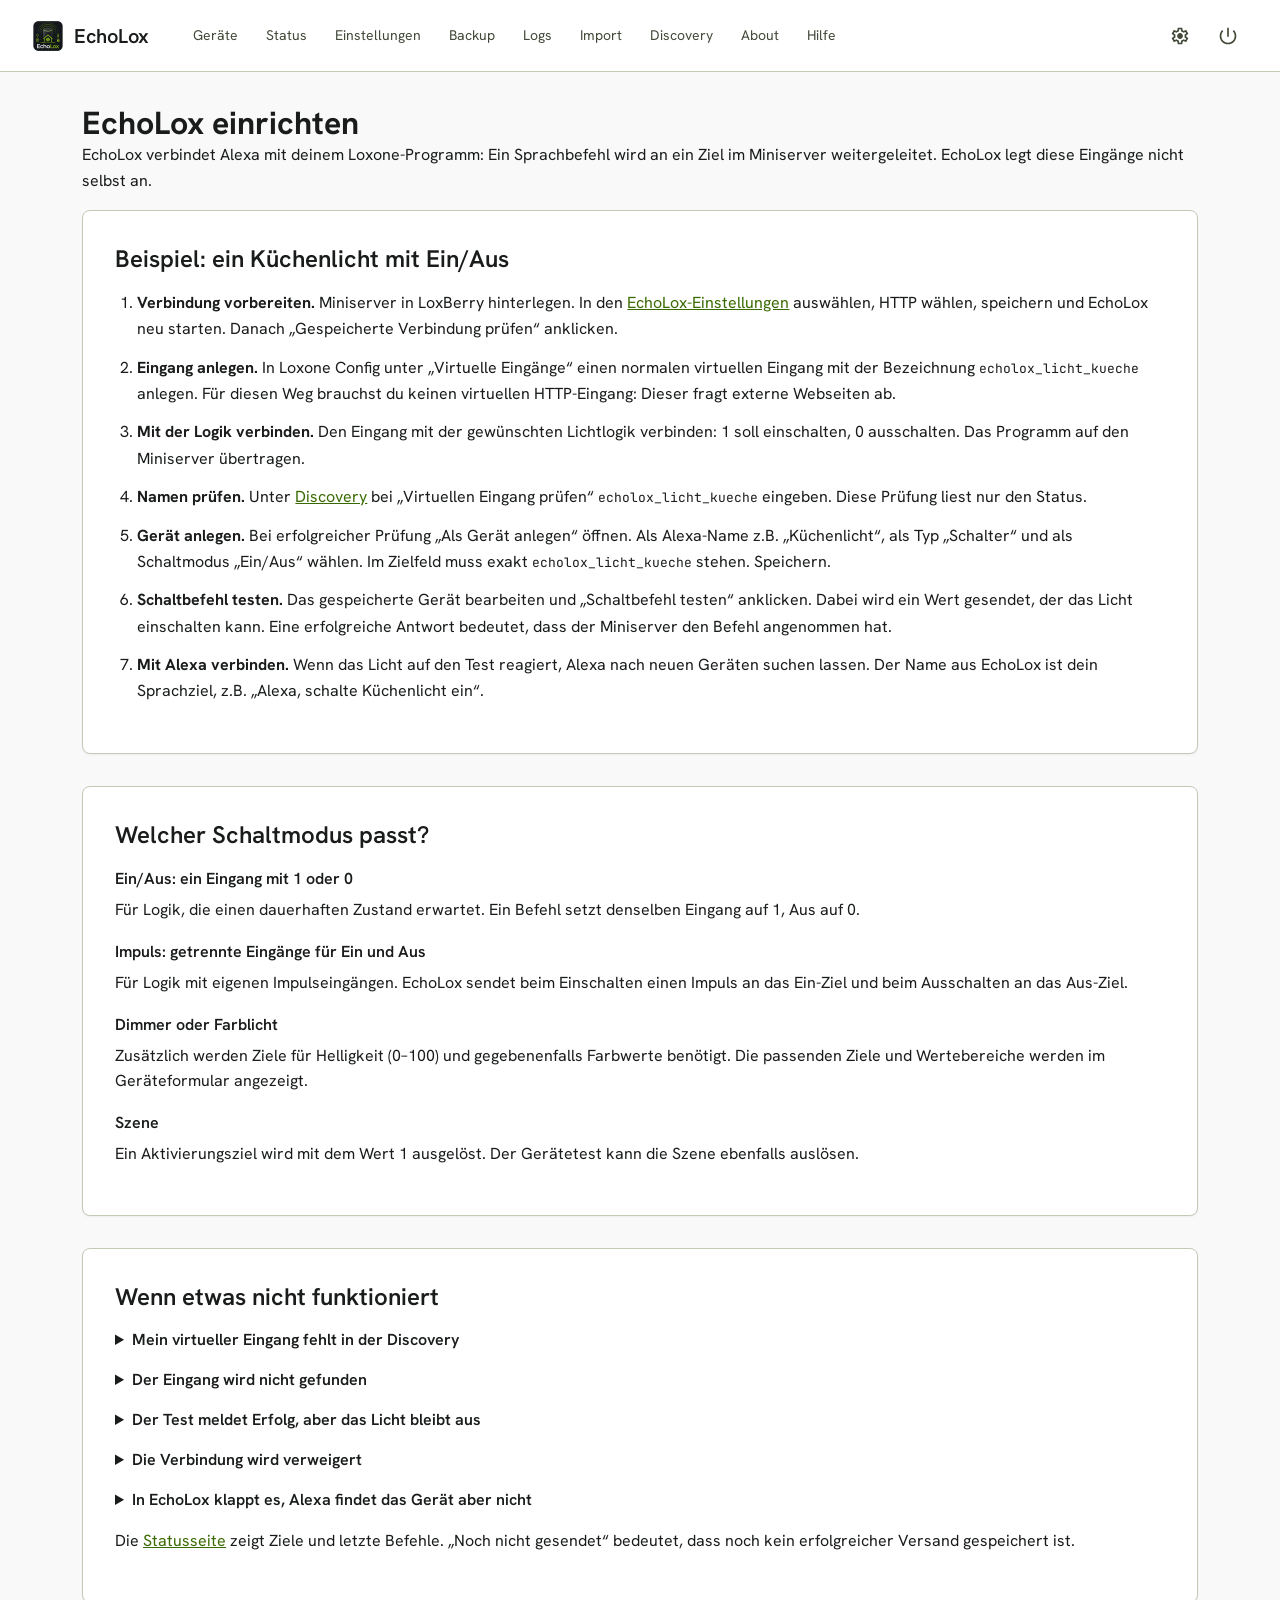
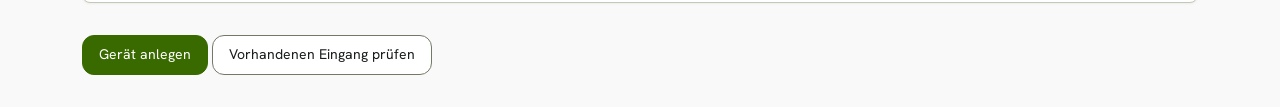
<file: webembed/web/help.html>
﻿<!DOCTYPE html>
<html lang="de">
<head>
<meta charset="UTF-8">
<meta name="viewport" content="width=device-width, initial-scale=1">
<title>EchoLox – Einrichtungshilfe</title>
<link rel="stylesheet" href="assets/style.css">
</head>
<body>
<header class="topbar hidden md:flex">
  <a class="brand" href="index.html"><img class="brand-mark" src="assets/logo.png" alt="EchoLox"><span>EchoLox</span></a>
  <nav class="desktop-nav" aria-label="Hauptnavigation">
    <a href="index.html">Geräte</a><a href="status.html">Status</a><a href="settings.html">Einstellungen</a><a href="backup.html">Backup</a><a href="logs.html">Logs</a><a href="import.html">Import</a><a href="discover.html">Discovery</a><a href="about.html">About</a><a href="help.html">Hilfe</a>
  </nav>
  <div class="header-actions">
    <a class="icon-button" href="settings.html" aria-label="Einstellungen"><svg viewBox="0 -960 960 960" aria-hidden="true"><path d="m370-80-16-128q-13-5-24.5-12T307-235l-119 50L78-375l103-78q-1-7-1-13.5v-27q0-6.5 1-13.5L78-585l110-190 119 50q11-8 23-15t24-12l16-128h220l16 128q13 5 24.5 12t22.5 15l119-50 110 190-103 78q1 7 1 13.5v27q0 6.5-2 13.5l103 78-110 190-118-50q-11 8-23 15t-24 12L590-80H370Zm70-80h79l14-106q31-8 57.5-23.5T639-327l99 41 39-68-86-65q5-14 7-29.5t2-31.5q0-16-2-31.5t-7-29.5l86-65-39-68-99 42q-22-23-48.5-38.5T533-694l-13-106h-79l-14 106q-31 8-57.5 23.5T321-633l-99-41-39 68 86 64q-5 15-7 30t-2 32q0 16 2 31t7 30l-86 65 39 68 99-42q22 23 48.5 38.5T427-266l13 106Zm42-180q58 0 99-41t41-99q0-58-41-99t-99-41q-59 0-99.5 41T342-480q0 58 40.5 99t99.5 41Zm-2-140Z"/></svg></a>
    <button class="icon-button" type="button" onclick="restartFromHeader()" aria-label="EchoLox neu starten"><svg viewBox="0 -960 960 960" aria-hidden="true"><path d="M480-80q-83 0-156-31.5T197-197q-54-54-85.5-127T80-480q0-84 31.5-156.5T197-763l56 56q-44 44-68.5 102T160-480q0 134 93 227t227 93q134 0 227-93t93-227q0-67-24.5-125T707-707l56-56q54 54 85.5 126.5T880-480q0 83-31.5 156T763-197q-54 54-127 85.5T480-80Zm-40-360v-440h80v440h-80Z"/></svg></button>
  </div>
</header>
<nav class="bottom-nav md:hidden" aria-label="Mobile Navigation">
  <a href="index.html"><svg viewBox="0 -960 960 960"><path d="M480-540ZM80-160v-80h400v80H80Zm120-120q-33 0-56.5-23.5T120-360v-360q0-33 23.5-56.5T200-800h560q33 0 56.5 23.5T840-720H200v360h280v80H200Zm600 40v-320H640v320h160Zm-180 80q-25 0-42.5-17.5T560-220v-360q0-25 17.5-42.5T620-640h200q25 0 42.5 17.5T880-580v360q0 25-17.5 42.5T820-160H620Zm100-300q13 0 21.5-9t8.5-21q0-13-8.5-21.5T720-520q-12 0-21 8.5t-9 21.5q0 12 9 21t21 9Zm0 60Z"/></svg><span>Geräte</span></a>
  <a href="status.html"><svg viewBox="0 -960 960 960"><path d="M280-280h80v-200h-80v200Zm320 0h80v-400h-80v400Zm-160 0h80v-120h-80v120Zm0-200h80v-80h-80v80ZM200-120q-33 0-56.5-23.5T120-200v-560q0-33 23.5-56.5T200-840h560q33 0 56.5 23.5T840-760v560q0 33-23.5 56.5T760-120H200Zm0-80h560v-560H200v560Zm0-560v560-560Z"/></svg><span>Status</span></a>
  <a href="settings.html"><svg viewBox="0 -960 960 960"><path d="m370-80-16-128q-13-5-24.5-12T307-235l-119 50L78-375l103-78q-1-7-1-13.5v-27q0-6.5 1-13.5L78-585l110-190 119 50q11-8 23-15t24-12l16-128h220l16 128q13 5 24.5 12t22.5 15l119-50 110 190-103 78q1 7 1 13.5v27q0 6.5-2 13.5l103 78-110 190-118-50q-11 8-23 15t-24 12L590-80H370Zm70-80h79l14-106q31-8 57.5-23.5T639-327l99 41 39-68-86-65q5-14 7-29.5t2-31.5q0-16-2-31.5t-7-29.5l86-65-39-68-99 42q-22-23-48.5-38.5T533-694l-13-106h-79l-14 106q-31 8-57.5 23.5T321-633l-99-41-39 68 86 64q-5 15-7 30t-2 32q0 16 2 31t7 30l-86 65 39 68 99-42q22 23 48.5 38.5T427-266l13 106Zm42-180q58 0 99-41t41-99q0-58-41-99t-99-41q-59 0-99.5 41T342-480q0 58 40.5 99t99.5 41Zm-2-140Z"/></svg><span>Settings</span></a>
  <a href="logs.html"><svg viewBox="0 -960 960 960"><path d="M320-240h320v-80H320v80Zm0-160h320v-80H320v80ZM240-80q-33 0-56.5-23.5T160-160v-640q0-33 23.5-56.5T240-880h320l240 240v480q0 33-23.5 56.5T720-80H240Zm280-520v-200H240v640h480v-440H520ZM240-800v200-200 640-640Z"/></svg><span>Logs</span></a>
  <details class="more-nav"><summary><svg viewBox="0 -960 960 960"><path d="M240-400q-33 0-56.5-23.5T160-480q0-33 23.5-56.5T240-560q33 0 56.5 23.5T320-480q0 33-23.5 56.5T240-400Zm240 0q-33 0-56.5-23.5T400-480q0-33 23.5-56.5T480-560q33 0 56.5 23.5T560-480q0 33-23.5 56.5T480-400Zm240 0q-33 0-56.5-23.5T640-480q0-33 23.5-56.5T720-560q33 0 56.5 23.5T800-480q0 33-23.5 56.5T720-400Z"/></svg><span>Mehr</span></summary><div><a href="backup.html">Backup</a><a href="import.html">Import</a><a href="discover.html">Discovery</a><a href="about.html">About</a><a href="help.html">Hilfe</a></div></details>
</nav>
<div class="mobile-top-nav md:hidden">
  <a class="brand" href="index.html"><img class="brand-mark" src="assets/logo.png" alt="EchoLox"><span>EchoLox</span></a>
  <details class="mobile-menu">
    <summary class="icon-button" aria-label="EchoLox-Menü öffnen"><svg viewBox="0 -960 960 960" aria-hidden="true"><path d="M120-240v-80h720v80H120Zm0-200v-80h720v80H120Zm0-200v-80h720v80H120Z"/></svg></summary>
    <nav aria-label="Mobile Ausweichnavigation">
      <a href="index.html">Geräte</a><a href="status.html">Status</a><a href="settings.html">Einstellungen</a><a href="backup.html">Backup</a><a href="logs.html">Logs</a><a href="import.html">Import</a><a href="discover.html">Discovery</a><a href="about.html">About</a><a href="help.html">Hilfe</a>
    </nav>
  </details>
</div>
<main class="container">
  <h1>EchoLox einrichten</h1>
  <p>EchoLox verbindet Alexa mit deinem Loxone-Programm: Ein Sprachbefehl wird an ein Ziel im Miniserver weitergeleitet. EchoLox legt diese Eingänge nicht selbst an.</p>
  <section class="card" id="kuechenlicht">
    <h2>Beispiel: ein Küchenlicht mit Ein/Aus</h2>
    <ol class="setup-steps">
      <li><strong>Verbindung vorbereiten.</strong> Miniserver in LoxBerry hinterlegen. In den <a href="settings.html">EchoLox-Einstellungen</a> auswählen, HTTP wählen, speichern und EchoLox neu starten. Danach „Gespeicherte Verbindung prüfen“ anklicken.</li>
      <li><strong>Eingang anlegen.</strong> In Loxone Config unter „Virtuelle Eingänge“ einen normalen virtuellen Eingang mit der Bezeichnung <code>echolox_licht_kueche</code> anlegen. Für diesen Weg brauchst du keinen virtuellen HTTP-Eingang: Dieser fragt externe Webseiten ab.</li>
      <li><strong>Mit der Logik verbinden.</strong> Den Eingang mit der gewünschten Lichtlogik verbinden: 1 soll einschalten, 0 ausschalten. Das Programm auf den Miniserver übertragen.</li>
      <li><strong>Namen prüfen.</strong> Unter <a href="discover.html">Discovery</a> bei „Virtuellen Eingang prüfen“ <code>echolox_licht_kueche</code> eingeben. Diese Prüfung liest nur den Status.</li>
      <li><strong>Gerät anlegen.</strong> Bei erfolgreicher Prüfung „Als Gerät anlegen“ öffnen. Als Alexa-Name z.B. „Küchenlicht“, als Typ „Schalter“ und als Schaltmodus „Ein/Aus“ wählen. Im Zielfeld muss exakt <code>echolox_licht_kueche</code> stehen. Speichern.</li>
      <li><strong>Schaltbefehl testen.</strong> Das gespeicherte Gerät bearbeiten und „Schaltbefehl testen“ anklicken. Dabei wird ein Wert gesendet, der das Licht einschalten kann. Eine erfolgreiche Antwort bedeutet, dass der Miniserver den Befehl angenommen hat.</li>
      <li><strong>Mit Alexa verbinden.</strong> Wenn das Licht auf den Test reagiert, Alexa nach neuen Geräten suchen lassen. Der Name aus EchoLox ist dein Sprachziel, z.B. „Alexa, schalte Küchenlicht ein“.</li>
    </ol>
  </section>
  <section class="card">
    <h2>Welcher Schaltmodus passt?</h2>
    <dl class="help-definitions">
      <dt>Ein/Aus: ein Eingang mit 1 oder 0</dt><dd>Für Logik, die einen dauerhaften Zustand erwartet. Ein Befehl setzt denselben Eingang auf 1, Aus auf 0.</dd>
      <dt>Impuls: getrennte Eingänge für Ein und Aus</dt><dd>Für Logik mit eigenen Impulseingängen. EchoLox sendet beim Einschalten einen Impuls an das Ein-Ziel und beim Ausschalten an das Aus-Ziel.</dd>
      <dt>Dimmer oder Farblicht</dt><dd>Zusätzlich werden Ziele für Helligkeit (0–100) und gegebenenfalls Farbwerte benötigt. Die passenden Ziele und Wertebereiche werden im Geräteformular angezeigt.</dd>
      <dt>Szene</dt><dd>Ein Aktivierungsziel wird mit dem Wert 1 ausgelöst. Der Gerätetest kann die Szene ebenfalls auslösen.</dd>
    </dl>
  </section>
  <section class="card" id="probleme">
    <h2>Wenn etwas nicht funktioniert</h2>
    <details><summary>Mein virtueller Eingang fehlt in der Discovery</summary><p>Der Scan verwendet die App-Daten des Miniservers. Dort können virtuelle Eingänge fehlen, während Schalter und Dimmer sichtbar sind. Prüfe den bekannten Namen direkt oder trage ihn beim Gerät ein. Der Scan ist keine Voraussetzung fürs Schalten.</p></details>
    <details><summary>Der Eingang wird nicht gefunden</summary><p>Bezeichnung Zeichen für Zeichen vergleichen. Prüfe den gewählten Miniserver, den Eingangstyp und ob das aktuelle Programm auf den Miniserver übertragen wurde. Ein Anzeigename wie „Küchenlicht“ und ein Zielname wie <code>echolox_licht_kueche</code> dürfen verschieden sein.</p></details>
    <details><summary>Der Test meldet Erfolg, aber das Licht bleibt aus</summary><p>Der Miniserver hat den Befehl angenommen. Prüfe in Loxone Config die Verbindung zur Lichtlogik und ob diese einen Zustand 1/0 oder getrennte Impulse erwartet. Prüfe außerdem, ob EchoLox an das richtige Ziel sendet.</p></details>
    <details><summary>Die Verbindung wird verweigert</summary><p>Miniserver-Adresse, Zugangsdaten und Benutzerberechtigungen in LoxBerry prüfen. Nach Änderungen die EchoLox-Einstellungen speichern und EchoLox neu starten.</p></details>
    <details><summary>In EchoLox klappt es, Alexa findet das Gerät aber nicht</summary><p>Zuerst prüfen, ob das Gerät in EchoLox gespeichert ist. Dann Alexa erneut nach Geräten suchen lassen. Unter <a href="discover.html">Discovery</a> siehst du, ob EchoLox bereits Suchanfragen eines Echo-Geräts empfangen hat. Unter <a href="logs.html">Logs</a> findest du weitere Meldungen.</p></details>
    <p>Die <a href="status.html">Statusseite</a> zeigt Ziele und letzte Befehle. „Noch nicht gesendet“ bedeutet, dass noch kein erfolgreicher Versand gespeichert ist.</p>
  </section>
  <a href="device.html" class="btn btn-primary">Gerät anlegen</a>
  <a href="discover.html" class="btn">Vorhandenen Eingang prüfen</a>
</main>
</body>
</html>
</file>
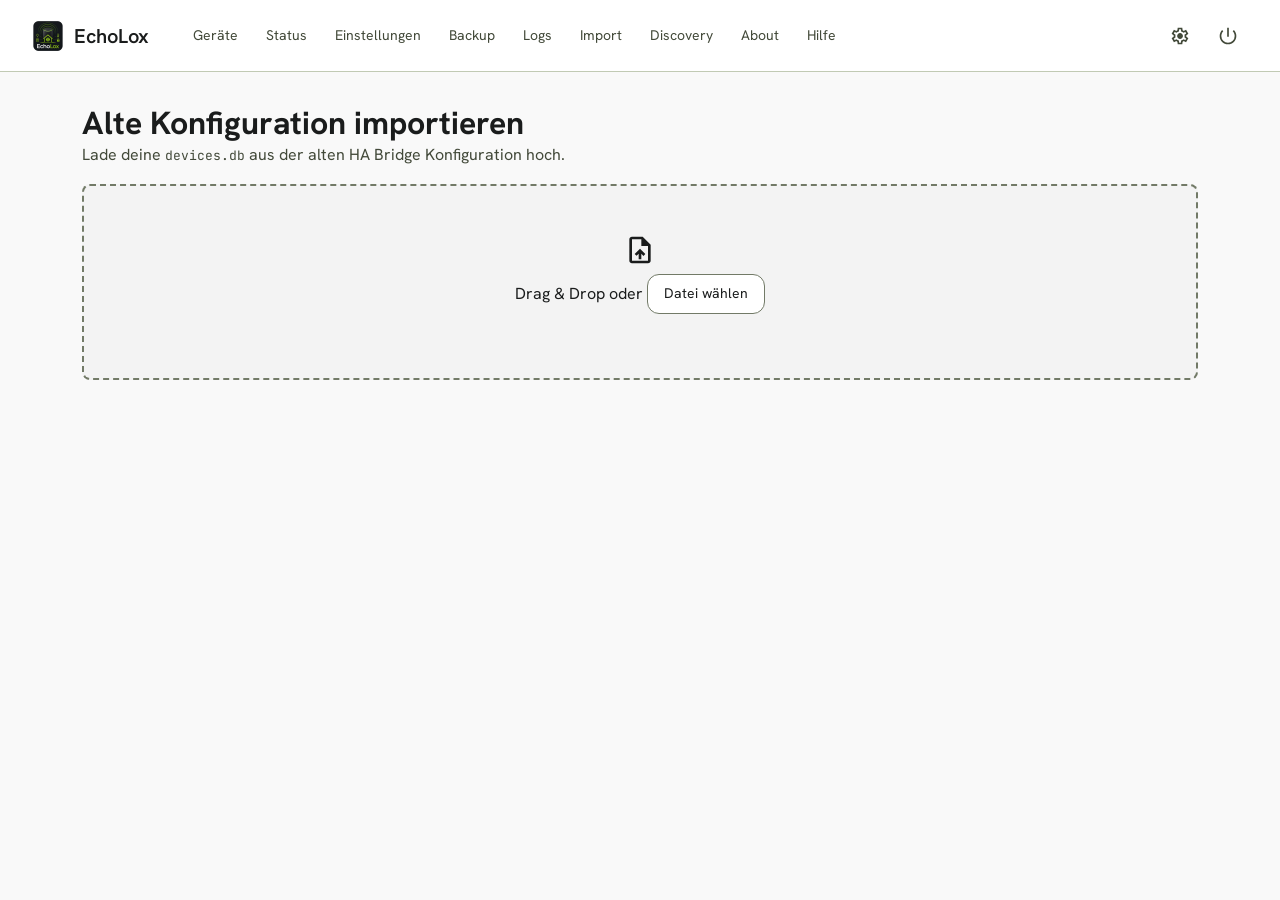
<file: webembed/web/import.html>
﻿<!DOCTYPE html>
<html lang="de">
<head>
<meta charset="UTF-8">
<meta name="viewport" content="width=device-width, initial-scale=1">
<title>EchoLox – Import</title>
<link rel="stylesheet" href="assets/style.css">
</head>
<body>
<header class="topbar hidden md:flex">
  <a class="brand" href="index.html"><img class="brand-mark" src="assets/logo.png" alt="EchoLox"><span>EchoLox</span></a>
  <nav class="desktop-nav" aria-label="Hauptnavigation">
    <a href="index.html">Geräte</a><a href="status.html">Status</a><a href="settings.html">Einstellungen</a><a href="backup.html">Backup</a><a href="logs.html">Logs</a><a href="import.html">Import</a><a href="discover.html">Discovery</a><a href="about.html">About</a><a href="help.html">Hilfe</a>
  </nav>
  <div class="header-actions">
    <a class="icon-button" href="settings.html" aria-label="Einstellungen"><svg viewBox="0 -960 960 960" aria-hidden="true"><path d="m370-80-16-128q-13-5-24.5-12T307-235l-119 50L78-375l103-78q-1-7-1-13.5v-27q0-6.5 1-13.5L78-585l110-190 119 50q11-8 23-15t24-12l16-128h220l16 128q13 5 24.5 12t22.5 15l119-50 110 190-103 78q1 7 1 13.5v27q0 6.5-2 13.5l103 78-110 190-118-50q-11 8-23 15t-24 12L590-80H370Zm70-80h79l14-106q31-8 57.5-23.5T639-327l99 41 39-68-86-65q5-14 7-29.5t2-31.5q0-16-2-31.5t-7-29.5l86-65-39-68-99 42q-22-23-48.5-38.5T533-694l-13-106h-79l-14 106q-31 8-57.5 23.5T321-633l-99-41-39 68 86 64q-5 15-7 30t-2 32q0 16 2 31t7 30l-86 65 39 68 99-42q22 23 48.5 38.5T427-266l13 106Zm42-180q58 0 99-41t41-99q0-58-41-99t-99-41q-59 0-99.5 41T342-480q0 58 40.5 99t99.5 41Zm-2-140Z"/></svg></a>
    <button class="icon-button" type="button" onclick="restartFromHeader()" aria-label="EchoLox neu starten"><svg viewBox="0 -960 960 960" aria-hidden="true"><path d="M480-80q-83 0-156-31.5T197-197q-54-54-85.5-127T80-480q0-84 31.5-156.5T197-763l56 56q-44 44-68.5 102T160-480q0 134 93 227t227 93q134 0 227-93t93-227q0-67-24.5-125T707-707l56-56q54 54 85.5 126.5T880-480q0 83-31.5 156T763-197q-54 54-127 85.5T480-80Zm-40-360v-440h80v440h-80Z"/></svg></button>
  </div>
</header>
<nav class="bottom-nav md:hidden" aria-label="Mobile Navigation">
  <a href="index.html"><svg viewBox="0 -960 960 960"><path d="M480-540ZM80-160v-80h400v80H80Zm120-120q-33 0-56.5-23.5T120-360v-360q0-33 23.5-56.5T200-800h560q33 0 56.5 23.5T840-720H200v360h280v80H200Zm600 40v-320H640v320h160Zm-180 80q-25 0-42.5-17.5T560-220v-360q0-25 17.5-42.5T620-640h200q25 0 42.5 17.5T880-580v360q0 25-17.5 42.5T820-160H620Zm100-300q13 0 21.5-9t8.5-21q0-13-8.5-21.5T720-520q-12 0-21 8.5t-9 21.5q0 12 9 21t21 9Zm0 60Z"/></svg><span>Geräte</span></a>
  <a href="status.html"><svg viewBox="0 -960 960 960"><path d="M280-280h80v-200h-80v200Zm320 0h80v-400h-80v400Zm-160 0h80v-120h-80v120Zm0-200h80v-80h-80v80ZM200-120q-33 0-56.5-23.5T120-200v-560q0-33 23.5-56.5T200-840h560q33 0 56.5 23.5T840-760v560q0 33-23.5 56.5T760-120H200Zm0-80h560v-560H200v560Zm0-560v560-560Z"/></svg><span>Status</span></a>
  <a href="settings.html"><svg viewBox="0 -960 960 960"><path d="m370-80-16-128q-13-5-24.5-12T307-235l-119 50L78-375l103-78q-1-7-1-13.5v-27q0-6.5 1-13.5L78-585l110-190 119 50q11-8 23-15t24-12l16-128h220l16 128q13 5 24.5 12t22.5 15l119-50 110 190-103 78q1 7 1 13.5v27q0 6.5-2 13.5l103 78-110 190-118-50q-11 8-23 15t-24 12L590-80H370Zm70-80h79l14-106q31-8 57.5-23.5T639-327l99 41 39-68-86-65q5-14 7-29.5t2-31.5q0-16-2-31.5t-7-29.5l86-65-39-68-99 42q-22-23-48.5-38.5T533-694l-13-106h-79l-14 106q-31 8-57.5 23.5T321-633l-99-41-39 68 86 64q-5 15-7 30t-2 32q0 16 2 31t7 30l-86 65 39 68 99-42q22 23 48.5 38.5T427-266l13 106Zm42-180q58 0 99-41t41-99q0-58-41-99t-99-41q-59 0-99.5 41T342-480q0 58 40.5 99t99.5 41Zm-2-140Z"/></svg><span>Settings</span></a>
  <a href="logs.html"><svg viewBox="0 -960 960 960"><path d="M320-240h320v-80H320v80Zm0-160h320v-80H320v80ZM240-80q-33 0-56.5-23.5T160-160v-640q0-33 23.5-56.5T240-880h320l240 240v480q0 33-23.5 56.5T720-80H240Zm280-520v-200H240v640h480v-440H520ZM240-800v200-200 640-640Z"/></svg><span>Logs</span></a>
  <details class="more-nav"><summary><svg viewBox="0 -960 960 960"><path d="M240-400q-33 0-56.5-23.5T160-480q0-33 23.5-56.5T240-560q33 0 56.5 23.5T320-480q0 33-23.5 56.5T240-400Zm240 0q-33 0-56.5-23.5T400-480q0-33 23.5-56.5T480-560q33 0 56.5 23.5T560-480q0 33-23.5 56.5T480-400Zm240 0q-33 0-56.5-23.5T640-480q0-33 23.5-56.5T720-560q33 0 56.5 23.5T800-480q0 33-23.5 56.5T720-400Z"/></svg><span>Mehr</span></summary><div><a href="backup.html">Backup</a><a href="import.html">Import</a><a href="discover.html">Discovery</a><a href="about.html">About</a><a href="help.html">Hilfe</a></div></details>
</nav>
<div class="mobile-top-nav md:hidden">
  <a class="brand" href="index.html"><img class="brand-mark" src="assets/logo.png" alt="EchoLox"><span>EchoLox</span></a>
  <details class="mobile-menu">
    <summary class="icon-button" aria-label="EchoLox-Menü öffnen"><svg viewBox="0 -960 960 960" aria-hidden="true"><path d="M120-240v-80h720v80H120Zm0-200v-80h720v80H120Zm0-200v-80h720v80H120Z"/></svg></summary>
    <nav aria-label="Mobile Ausweichnavigation">
      <a href="index.html">Geräte</a><a href="status.html">Status</a><a href="settings.html">Einstellungen</a><a href="backup.html">Backup</a><a href="logs.html">Logs</a><a href="import.html">Import</a><a href="discover.html">Discovery</a><a href="about.html">About</a><a href="help.html">Hilfe</a>
    </nav>
  </details>
</div>
<div class="container">
  <h1>Alte Konfiguration importieren</h1>
  <p class="page-intro">Lade deine <code>devices.db</code> aus der alten HA Bridge Konfiguration hoch.</p>
  <div class="upload-area" id="dropZone">
    <input type="file" id="fileInput" accept=".db,.json" style="display:none">
    <svg viewBox="0 -960 960 960" aria-hidden="true" style="width:32px;height:32px"><path d="M440-200h80v-167l64 64 56-57-160-160-160 160 57 56 63-63v167ZM240-80q-33 0-56.5-23.5T160-160v-640q0-33 23.5-56.5T240-880h320l240 240v480q0 33-23.5 56.5T720-80H240Zm280-520v-200H240v640h480v-440H520ZM240-800v200-200 640-640Z"/></svg>
    <p>Drag &amp; Drop oder <button onclick="document.getElementById('fileInput').click()" class="btn">Datei wählen</button></p>
    <p id="fileName" style="color:#666"></p>
  </div>
  <div id="previewSection" style="display:none">
    <h2>Vorschau</h2>
    <table>
      <thead><tr><th>Alter Name</th><th>Neue Virtual Inputs</th><th>Status</th></tr></thead>
      <tbody id="previewBody"></tbody>
    </table>
    <div class="form-actions">
      <button onclick="confirmImport()" class="btn btn-primary">Importieren</button>
      <button onclick="resetImport()" class="btn">Zurücksetzen</button>
    </div>
  </div>
  <div id="importResult"></div>
</div>
<script src="assets/app.js"></script>
<script>initImport();</script>
</body>
</html>
</file>
<file: webembed/web/assets/style.css>
@font-face{font-family:"Hanken Grotesk";font-style:normal;font-weight:400 700;font-display:swap;src:url("fonts/hanken-grotesk-variable.woff2") format("woff2")}
@font-face{font-family:"JetBrains Mono";font-style:normal;font-weight:400;font-display:swap;src:url("fonts/jetbrains-mono-400.woff2") format("woff2")}
:root {
  --surface-tint:#396a00;--on-tertiary-fixed:#321200;--secondary:#5f5e5e;--on-primary-fixed-variant:#295000;
  --tertiary-fixed:#ffdbc9;--tertiary-fixed-dim:#ffb68b;--outline-variant:#c1cab4;--surface-container-high:#e8e8e8;
  --inverse-surface:#2f3131;--primary:#396a00;--primary-fixed-dim:#94d955;--surface:#f9f9f9;--surface-variant:#e2e2e2;
  --tertiary-container:#f67f29;--on-primary-fixed:#0d2000;--on-surface-variant:#424939;--primary-fixed:#aff66e;
  --on-tertiary:#fff;--on-secondary-fixed:#1b1c1c;--error-container:#ffdad6;--on-tertiary-fixed-variant:#753400;
  --surface-container-lowest:#fff;--surface-bright:#f9f9f9;--error:#ba1a1a;--on-secondary-fixed-variant:#474746;
  --on-secondary:#fff;--primary-container:#6fb131;--secondary-fixed-dim:#c8c6c5;--outline:#727a67;--on-surface:#1a1c1c;
  --on-tertiary-container:#5c2700;--secondary-fixed:#e4e2e1;--on-primary-container:#1f3e00;--surface-container-low:#f3f3f3;
  --on-primary:#fff;--on-background:#1a1c1c;--tertiary:#994600;--inverse-primary:#94d955;--surface-container-highest:#e2e2e2;
  --background:#f9f9f9;--inverse-on-surface:#f1f1f1;--secondary-container:#e4e2e1;--on-secondary-container:#656464;
  --on-error:#fff;--surface-container:#eee;--surface-dim:#dadada;--on-error-container:#93000a;
  --radius:.125rem;--radius-lg:.25rem;--radius-xl:.5rem;--radius-full:.75rem;
  --stack-lg:2rem;--base:4px;--container-padding:2rem;--stack-sm:.5rem;--stack-md:1rem;--gutter:1rem;
  --font-sans:"Hanken Grotesk",ui-sans-serif,system-ui,-apple-system,"Segoe UI",sans-serif;
  --font-mono:"JetBrains Mono",ui-monospace,SFMono-Regular,Consolas,"Liberation Mono",monospace;
}
*{box-sizing:border-box}html{background:var(--background);color:var(--on-background)}body{margin:0;font-family:var(--font-sans);font-size:16px;line-height:1.6;background:var(--background);color:var(--on-surface);padding-top:72px}button,input,select{font:inherit}a{color:var(--primary)}svg{width:1.25rem;height:1.25rem;fill:currentColor;stroke:none}
.hidden{display:none}.md\:hidden{display:flex}.topbar{position:fixed;z-index:30;inset:0 0 auto;height:72px;padding:0 2rem;align-items:center;gap:2rem;background:var(--surface-container-lowest);border-bottom:1px solid var(--outline-variant)}
.brand{display:flex;align-items:center;gap:.65rem;color:var(--on-surface);font-size:20px;line-height:1.4;font-weight:600;text-decoration:none;white-space:nowrap}.brand-mark{display:block;width:32px;height:32px;border-radius:var(--radius-xl);object-fit:cover}.desktop-nav{display:flex;align-self:stretch;gap:.25rem;flex:1}.desktop-nav a{display:flex;align-items:center;padding:0 .75rem;color:var(--on-surface-variant);text-decoration:none;font-size:14px;line-height:1.5}.desktop-nav a:hover,.desktop-nav a:focus{background:var(--surface-container-low);color:var(--primary)}.header-actions{display:flex;gap:.5rem}.icon-button{display:grid;place-items:center;width:40px;height:40px;padding:0;border:0;border-radius:var(--radius-full);background:transparent;color:var(--on-surface-variant);cursor:pointer}.icon-button:hover{background:var(--secondary-container);color:var(--primary)}
.bottom-nav{position:fixed;z-index:40;inset:auto 0 0;height:68px;background:var(--surface-container-lowest);border-top:1px solid var(--outline-variant);align-items:stretch;justify-content:space-around}.bottom-nav>a,.more-nav>summary{min-width:58px;display:flex;flex-direction:column;align-items:center;justify-content:center;gap:2px;color:var(--on-surface-variant);font-size:12px;line-height:1;font-weight:700;letter-spacing:.05em;text-decoration:none;cursor:pointer;list-style:none}.bottom-nav svg{width:22px;height:22px}.more-nav{position:relative}.more-nav summary::-webkit-details-marker{display:none}.more-nav>div{position:absolute;right:0;bottom:62px;width:160px;padding:.5rem;background:var(--surface-container-lowest);border:1px solid var(--outline-variant);border-radius:var(--radius-xl);box-shadow:0 8px 24px rgba(26,28,28,.15)}.more-nav>div a{display:block;padding:.65rem .75rem;color:var(--on-surface);text-decoration:none;border-radius:var(--radius-lg)}.more-nav>div a:hover{background:var(--surface-container-low)}
.mobile-top-nav{position:sticky;z-index:35;top:0;height:56px;padding:0 1rem;align-items:center;justify-content:space-between;background:var(--surface-container-lowest);border-bottom:1px solid var(--outline-variant)}.mobile-top-nav .brand{font-size:16px}.mobile-top-nav .brand-mark{width:28px;height:28px}.mobile-menu{position:relative}.mobile-menu>summary{list-style:none}.mobile-menu>summary::-webkit-details-marker{display:none}.mobile-menu>nav{position:absolute;z-index:50;top:44px;right:0;width:min(240px,calc(100vw - 2rem));padding:.5rem;background:var(--surface-container-lowest);border:1px solid var(--outline-variant);border-radius:var(--radius-xl);box-shadow:0 8px 24px rgba(26,28,28,.18)}.mobile-menu>nav a{display:block;padding:.65rem .75rem;border-radius:var(--radius-lg);color:var(--on-surface);font-size:14px;font-weight:600;text-decoration:none}.mobile-menu>nav a:hover,.mobile-menu>nav a:focus{background:var(--surface-container-low);color:var(--primary)}
.container{width:min(1180px,100%);margin:0 auto;padding:var(--container-padding)}.header-row{display:flex;justify-content:space-between;align-items:center;gap:1rem;margin-bottom:var(--stack-lg);flex-wrap:wrap}h1{margin:0;font-size:32px;line-height:1.2;font-weight:700;color:var(--on-surface)}h2{margin:0 0 1rem;font-size:24px;line-height:1.3;font-weight:600;color:var(--on-surface)}p{margin-top:0}code,.vi-preview,.backup-item .ts,#logContainer{font-family:var(--font-mono);font-size:13px;line-height:1.5}
.card{padding:2rem;margin-bottom:2rem;background:var(--surface-container-lowest);border:1px solid var(--outline-variant);border-radius:var(--radius-xl);box-shadow:0 1px 2px rgba(26,28,28,.05)}.section-title{margin-bottom:1rem;padding-bottom:.75rem;border-bottom:1px solid var(--outline-variant);color:var(--on-surface-variant);font-size:12px;line-height:1;font-weight:700;letter-spacing:.05em;text-transform:uppercase}
.btn{display:inline-flex;align-items:center;justify-content:center;gap:.5rem;min-height:40px;padding:.5rem 1rem;border:1px solid var(--outline);border-radius:var(--radius-full);background:var(--surface-container-lowest);color:var(--on-surface);font-size:14px;line-height:1.5;text-decoration:none;cursor:pointer;transition:.15s ease}.btn:hover{background:var(--surface-container-high)}.btn-primary,.btn.active{border-color:var(--primary);background:var(--primary);color:var(--on-primary)}.btn-primary:hover{background:var(--on-primary-fixed-variant)}.btn-warning{border-color:var(--tertiary);background:var(--tertiary-container);color:var(--on-tertiary-container)}.btn-danger{border-color:var(--error);background:var(--error);color:var(--on-error)}.action-btn{min-height:32px;padding:.25rem .65rem;margin:.15rem;font-size:12px}
.filter-row{display:flex;align-items:center;gap:.5rem;margin-bottom:1rem;flex-wrap:wrap}.filter-row input,#deviceSearch{margin-left:auto;min-width:min(300px,100%)}.form-group{margin-bottom:1rem}.form-group label{display:block;margin-bottom:.5rem;color:var(--on-surface-variant);font-size:12px;line-height:1;font-weight:700;letter-spacing:.05em;text-transform:uppercase}.form-group input,.form-group select,.filter-row input,#newSubTopic,#newSubTarget{width:100%;min-height:44px;padding:.65rem .75rem;border:1px solid var(--outline);border-radius:var(--radius-lg);background:var(--surface-container-lowest);color:var(--on-surface)}input:focus,select:focus{outline:3px solid var(--primary-fixed-dim);border-color:var(--primary)}.form-actions{display:flex;align-items:center;gap:.75rem;margin-top:1.5rem;flex-wrap:wrap}.save-notice{font-size:14px;color:var(--on-surface-variant)}small{color:var(--on-surface-variant)}
table{width:100%;border-collapse:collapse;background:var(--surface-container-lowest);border:1px solid var(--outline-variant);border-radius:var(--radius-xl);overflow:hidden}th{padding:.85rem 1rem;background:var(--surface-container);color:var(--on-surface-variant);border-bottom:1px solid var(--outline-variant);font-size:12px;line-height:1;font-weight:700;letter-spacing:.05em;text-align:left;text-transform:uppercase}td{padding:1rem;border-bottom:1px solid var(--outline-variant);font-size:14px;line-height:1.5}tbody tr:last-child td{border-bottom:0}tbody tr:hover td{background:var(--surface-container-low)}th.sortable{cursor:pointer;user-select:none;white-space:nowrap}.sort-icon{color:var(--primary)}.type-badge{display:inline-flex;padding:.2rem .55rem;border-radius:var(--radius-full);background:var(--primary-fixed);color:var(--on-primary-fixed-variant);font-size:12px;font-weight:700}.status-ok,.status-not_found,.status-access_denied,.status-not_sent{display:inline-flex;align-items:center;gap:.5rem;font-size:12px;font-weight:700;letter-spacing:.05em;text-transform:uppercase}.status-ok{color:var(--primary)}.status-not_found,.status-access_denied{color:var(--error)}.status-not_sent{color:var(--secondary)}.status-dot{width:.5rem;height:.5rem;flex:0 0 .5rem;border-radius:50%;background:currentColor}
.vi-preview{padding:1rem;border:1px solid var(--outline-variant);border-radius:var(--radius-lg);background:var(--surface-container-low);color:var(--on-surface-variant)}.test-result{display:none;margin-top:.75rem;padding:.75rem 1rem;border-radius:var(--radius-lg);font-size:14px}.test-result.ok{display:block;background:var(--primary-fixed);color:var(--on-primary-fixed)}.test-result.error{display:block;background:var(--error-container);color:var(--on-error-container)}.test-result.info{display:block;background:var(--secondary-container);color:var(--on-secondary-fixed)}
.upload-area{padding:3rem 1.5rem;margin:1rem 0 1.5rem;border:2px dashed var(--outline);border-radius:var(--radius-xl);background:var(--surface-container-low);text-align:center}.upload-area.dragover{border-color:var(--primary);background:var(--primary-fixed)}.backup-item{display:flex;align-items:center;justify-content:space-between;gap:1rem;padding:.75rem 0;border-bottom:1px solid var(--outline-variant)}.info-grid{display:grid;grid-template-columns:140px 1fr;gap:.75rem 1rem}.info-grid dt{color:var(--on-surface-variant);font-weight:600}.info-grid dd{margin:0}.about-logo{font-size:32px;line-height:1.2;font-weight:700;color:var(--primary)}.about-sub{margin-bottom:1.5rem;color:var(--on-surface-variant)}.divider{margin:1.5rem 0;border:0;border-top:1px solid var(--outline-variant)}#logContainer{max-height:70vh;overflow:auto}.page-intro{color:var(--on-surface-variant);max-width:72ch}.warning-card{border-color:var(--tertiary-fixed-dim);background:var(--tertiary-fixed)}
.bg-primary-container{background:var(--primary-container)}.bg-surface-container-lowest{background:var(--surface-container-lowest)}.text-on-surface{color:var(--on-surface)}.text-on-surface-variant{color:var(--on-surface-variant)}.rounded{border-radius:var(--radius)}.rounded-lg{border-radius:var(--radius-lg)}.rounded-xl{border-radius:var(--radius-xl)}.rounded-full{border-radius:var(--radius-full)}.p-4{padding:1rem}.p-8{padding:2rem}.flex{display:flex}.items-center{align-items:center}.justify-between{justify-content:space-between}.gap-2{gap:.5rem}.gap-4{gap:1rem}
@media(min-width:768px){.md\:flex{display:flex}.md\:hidden{display:none}}
@media(max-width:767px){body{padding:0 0 82px}.container{padding:1.25rem 1rem}h1{font-size:24px}.card{padding:1.25rem;margin-bottom:1rem}.header-row{margin-bottom:1rem}.filter-row input,#deviceSearch{margin-left:0;min-width:100%}table{display:block;overflow-x:auto;white-space:nowrap}.form-actions>.btn{flex:1}.info-grid{grid-template-columns:1fr}.upload-area{padding:2rem 1rem}.backup-item{align-items:flex-start;flex-direction:column}}

/* Inline guidance stays with the related task and wraps on small screens. */
.setup-guide summary,.advanced-settings summary,.card details summary,.card>summary{cursor:pointer;font-weight:600;line-height:1.5}
.setup-steps{padding-left:1.4rem;line-height:1.65}.setup-steps li{margin:.75rem 0}
.field-hint{display:block;color:var(--on-surface-variant);font-size:14px;line-height:1.55;margin:.5rem 0}
.advanced-settings{margin:1.25rem 0}.advanced-settings[open]>summary{margin-bottom:1rem}
.help-definitions dt{font-weight:600;margin-top:1rem}.help-definitions dd{margin:.35rem 0 1rem;line-height:1.6}
.card details{margin:1rem 0}.card details p{margin:.75rem 0;line-height:1.6}
.vi-preview label{display:block;margin-bottom:.85rem}.vi-preview input{display:block;width:100%;margin-top:.35rem;min-width:0}
.vi-preview small{display:block;font-family:var(--font-sans);margin-top:.3rem;font-weight:400}
.empty-state{text-align:center;padding:1.5rem;line-height:1.65}.empty-state a{display:inline-block;margin:.5rem}

.desktop-nav{min-width:0;overflow-x:auto}.topbar>.brand,.header-actions{flex-shrink:0}
</file>
